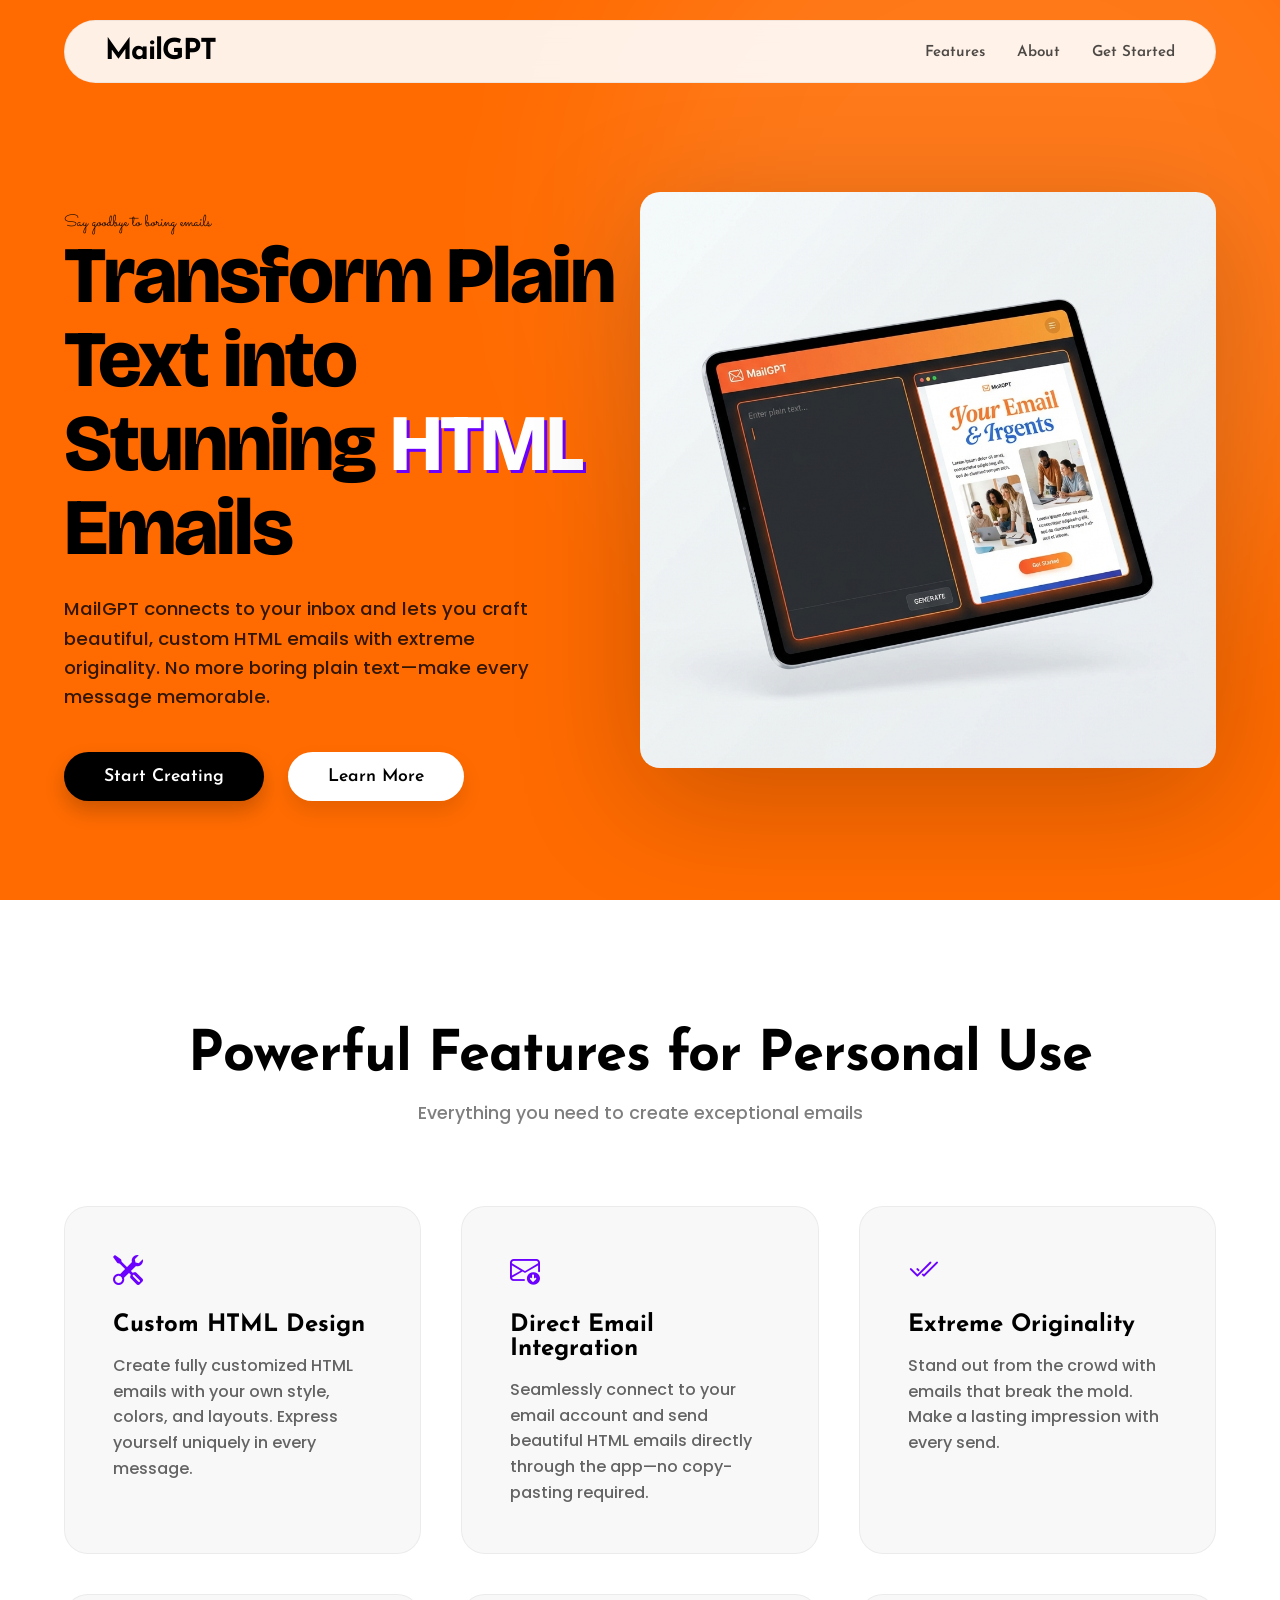
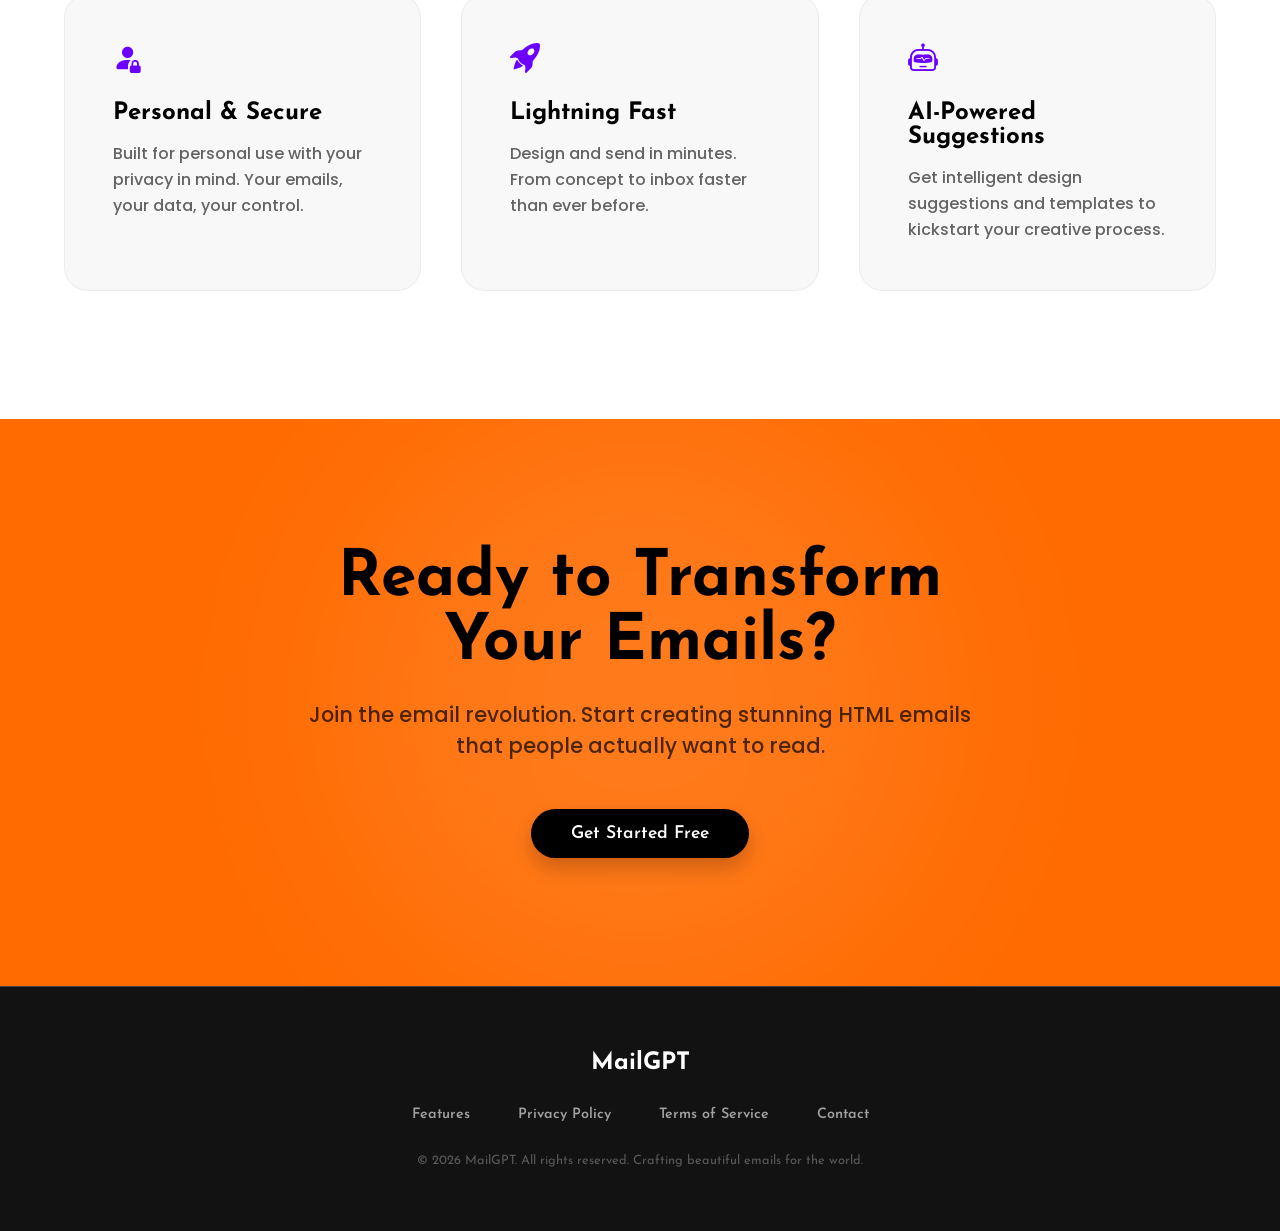
<file: index.html>
<!DOCTYPE html>
<html lang="en">
<head>
    <meta charset="UTF-8">
    <meta name="viewport" content="width=device-width, initial-scale=1.0">
    <title>MailGPT - Transform Your Email Experience</title>
    <link rel="stylesheet" href="style.css">
    <link rel="stylesheet" href="https://cdn.jsdelivr.net/npm/bootstrap-icons@1.13.1/font/bootstrap-icons.min.css">
</head>
<body>
    <nav class="navbar">
        <div class="logo">MailGPT</div>
        <div class="nav-toggle" id="navToggle">
            <i class="bi bi-list"></i>
        </div>
        <ul class="nav-links" id="navLinks">
            <li><a href="#features">Features</a></li>
            <li><a href="about.html">About</a></li>
            <li><a href="mailgpt_login.html">Get Started</a></li>
        </ul>
    </nav>

    <section class="hero">
        <div class="hero-content">
            <div class="hero-subtitle">Say goodbye to boring emails</div>
            <h1 class="hero-title">Transform Plain Text into Stunning <span class="span">HTML</span> Emails</h1>
            <p class="hero-description">
                MailGPT connects to your inbox and lets you craft beautiful, custom HTML emails with extreme originality. No more boring plain text—make every message memorable.
            </p>
            <div class="cta-buttons">
                <button class="btn btn-primary">Start Creating</button>
                <button class="btn btn-secondary">Learn More</button>
            </div>
        </div>
        <div class="hero-image">
            <div class="product-mockup">
                <img src="hero_mockup.png" alt="MailGPT Product Interface showing text-to-html transformation">
            </div>
        </div>
    </section>

    <section id="features" class="features">
        <h2 class="section-title">Powerful Features for Personal Use</h2>
        <p class="section-subtitle">Everything you need to create exceptional emails</p>
        <div class="features-grid">
            <div class="feature-card">
                <div class="feature-icon"><i class="bi bi-tools"></i></div>
                <h3 class="feature-title">Custom HTML Design</h3>
                <p class="feature-description">
                    Create fully customized HTML emails with your own style, colors, and layouts. Express yourself uniquely in every message.
                </p>
            </div>
            <div class="feature-card">
                <div class="feature-icon"><i class="bi bi-envelope-arrow-down"></i></div>
                <h3 class="feature-title">Direct Email Integration</h3>
                <p class="feature-description">
                    Seamlessly connect to your email account and send beautiful HTML emails directly through the app—no copy-pasting required.
                </p>
            </div>
            <div class="feature-card">
                <div class="feature-icon"><i class="bi bi-check2-all"></i></div>
                <h3 class="feature-title">Extreme Originality</h3>
                <p class="feature-description">
                    Stand out from the crowd with emails that break the mold. Make a lasting impression with every send.
                </p>
            </div>
            <div class="feature-card">
                <div class="feature-icon"><i class="bi bi-person-fill-lock"></i></div>
                <h3 class="feature-title">Personal & Secure</h3>
                <p class="feature-description">
                    Built for personal use with your privacy in mind. Your emails, your data, your control.
                </p>
            </div>
            <div class="feature-card">
                <div class="feature-icon"><i class="bi bi-rocket-takeoff-fill"></i></div>
                <h3 class="feature-title">Lightning Fast</h3>
                <p class="feature-description">
                    Design and send in minutes. From concept to inbox faster than ever before.
                </p>
            </div>
            <div class="feature-card">
                <div class="feature-icon"><i class="bi bi-robot"></i></div>
                <h3 class="feature-title">AI-Powered Suggestions</h3>
                <p class="feature-description">
                    Get intelligent design suggestions and templates to kickstart your creative process.
                </p>
            </div>
        </div>
    </section>

    <section id="cta" class="cta-section">
        <div class="cta-content">
            <h2 class="cta-title">Ready to Transform Your Emails?</h2>
            <p class="cta-description">
                Join the email revolution. Start creating stunning HTML emails that people actually want to read.
            </p>
            <button class="btn btn-primary">Get Started Free</button>
        </div>
    </section>

    <footer class="footer">
        <div class="footer-content">
            <div class="logo">MailGPT</div>
            <div class="footer-links">
                <a href="#features">Features</a>
                <a href="#">Privacy Policy</a>
                <a href="#">Terms of Service</a>
                <a href="#">Contact</a>
            </div>
            <div class="copyright">
                &copy; 2026 MailGPT. All rights reserved. Crafting beautiful emails for the world.
            </div>
        </div>
    </footer>

    <script>
        // Smooth scrolling for navigation links
        document.querySelectorAll('a[href^="#"]').forEach(anchor => {
            anchor.addEventListener('click', function (e) {
                e.preventDefault();
                const target = document.querySelector(this.getAttribute('href'));
                if (target) {
                    target.scrollIntoView({ behavior: 'smooth', block: 'start' });
                }
            });
        });

        // Navbar background on scroll
        window.addEventListener('scroll', () => {
            const navbar = document.querySelector('.navbar');
            if (window.scrollY > 50) {
                navbar.classList.add('scrolled');
            } else {
                navbar.classList.remove('scrolled');
            }
        });

        // Mobile menu toggle
        const navToggle = document.getElementById('navToggle');
        const navLinks = document.getElementById('navLinks');

        navToggle.addEventListener('click', () => {
            navLinks.classList.toggle('active');
            const icon = navToggle.querySelector('i');
            if (navLinks.classList.contains('active')) {
                icon.classList.replace('bi-list', 'bi-x');
            } else {
                icon.classList.replace('bi-x', 'bi-list');
            }
        });

        // Close mobile menu when a link is clicked
        document.querySelectorAll('.nav-links a').forEach(link => {
            link.addEventListener('click', () => {
                navLinks.classList.remove('active');
                navToggle.querySelector('i').classList.replace('bi-x', 'bi-list');
            });
        });

        // Animate feature cards on scroll
        const observerOptions = {
            threshold: 0.1,
            rootMargin: '0px 0px -100px 0px'
        };

        const observer = new IntersectionObserver((entries) => {
            entries.forEach(entry => {
                if (entry.isIntersecting) {
                    entry.target.style.animation = 'fadeInUp 0.6s ease forwards';
                }
            });
        }, observerOptions);

        document.querySelectorAll('.feature-card').forEach(card => {
            card.style.opacity = '0';
            observer.observe(card);
        });
    </script>
</body>
</html>
</file>
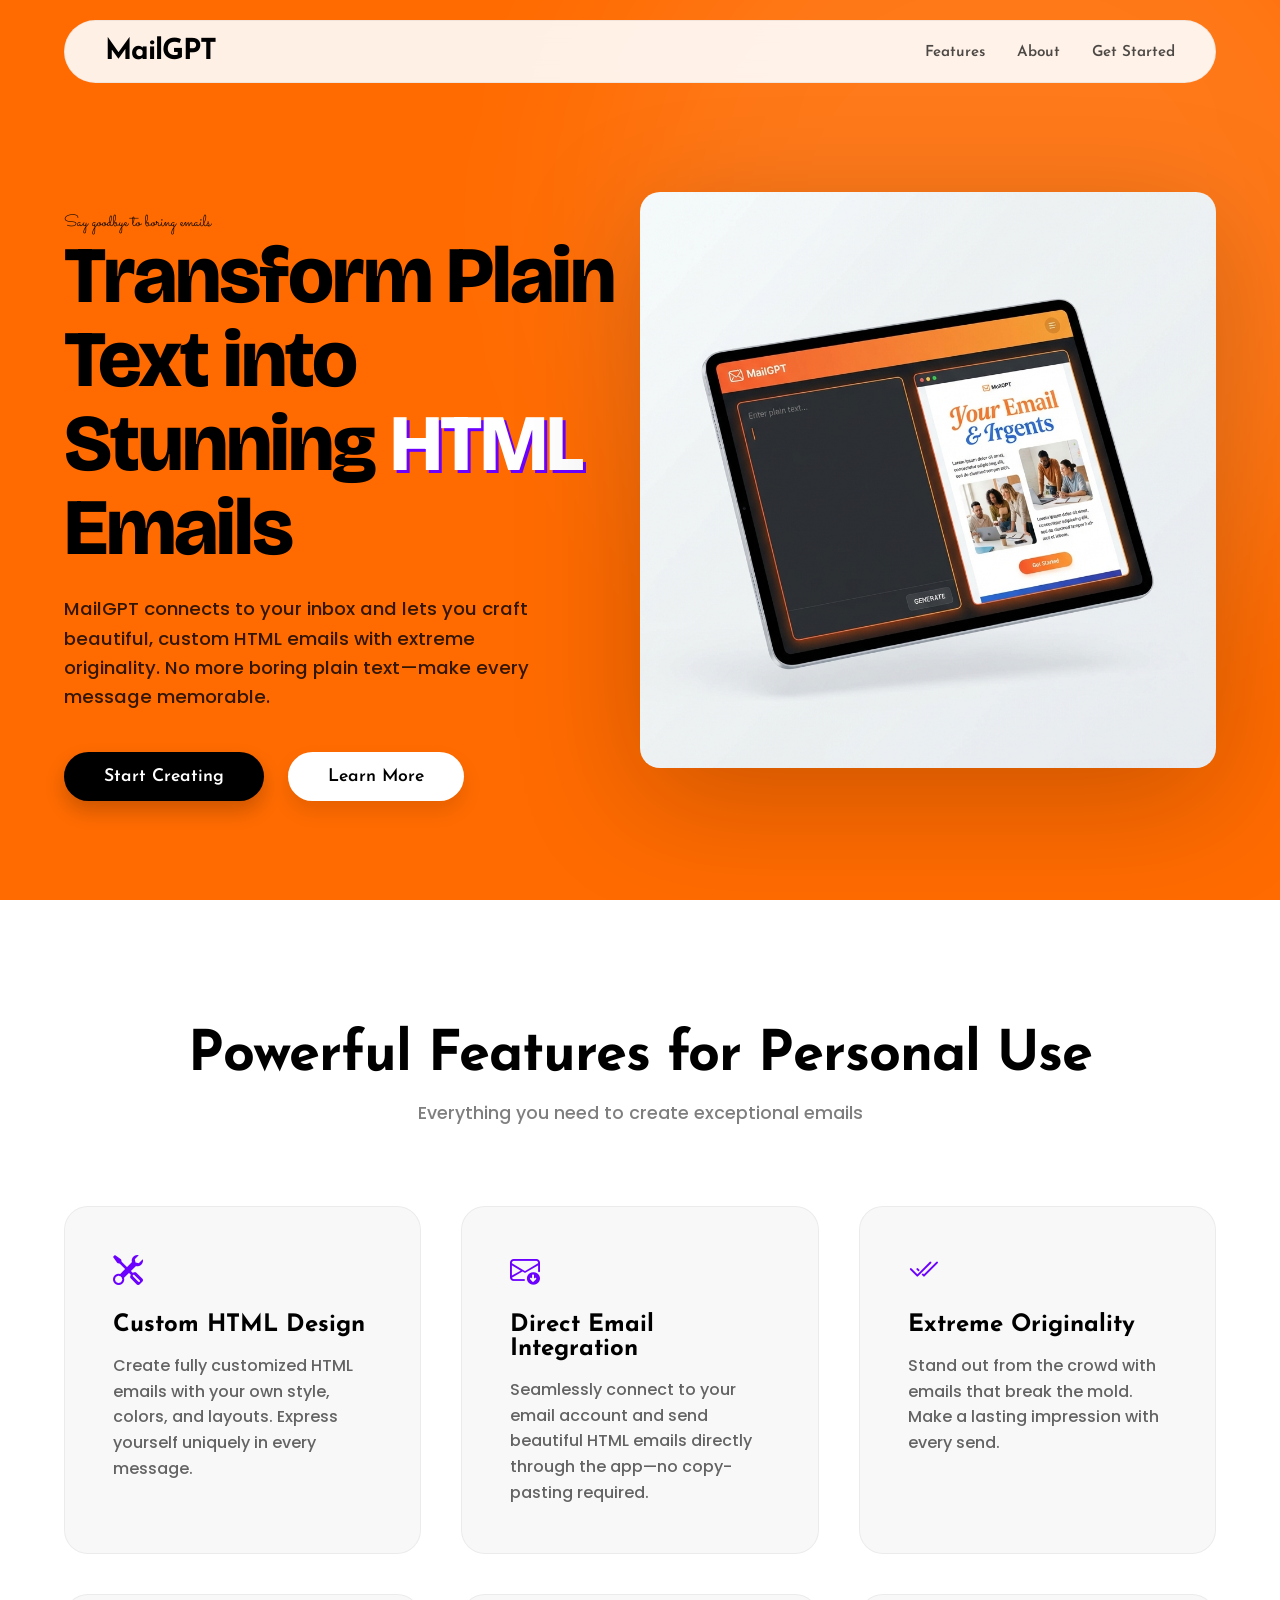
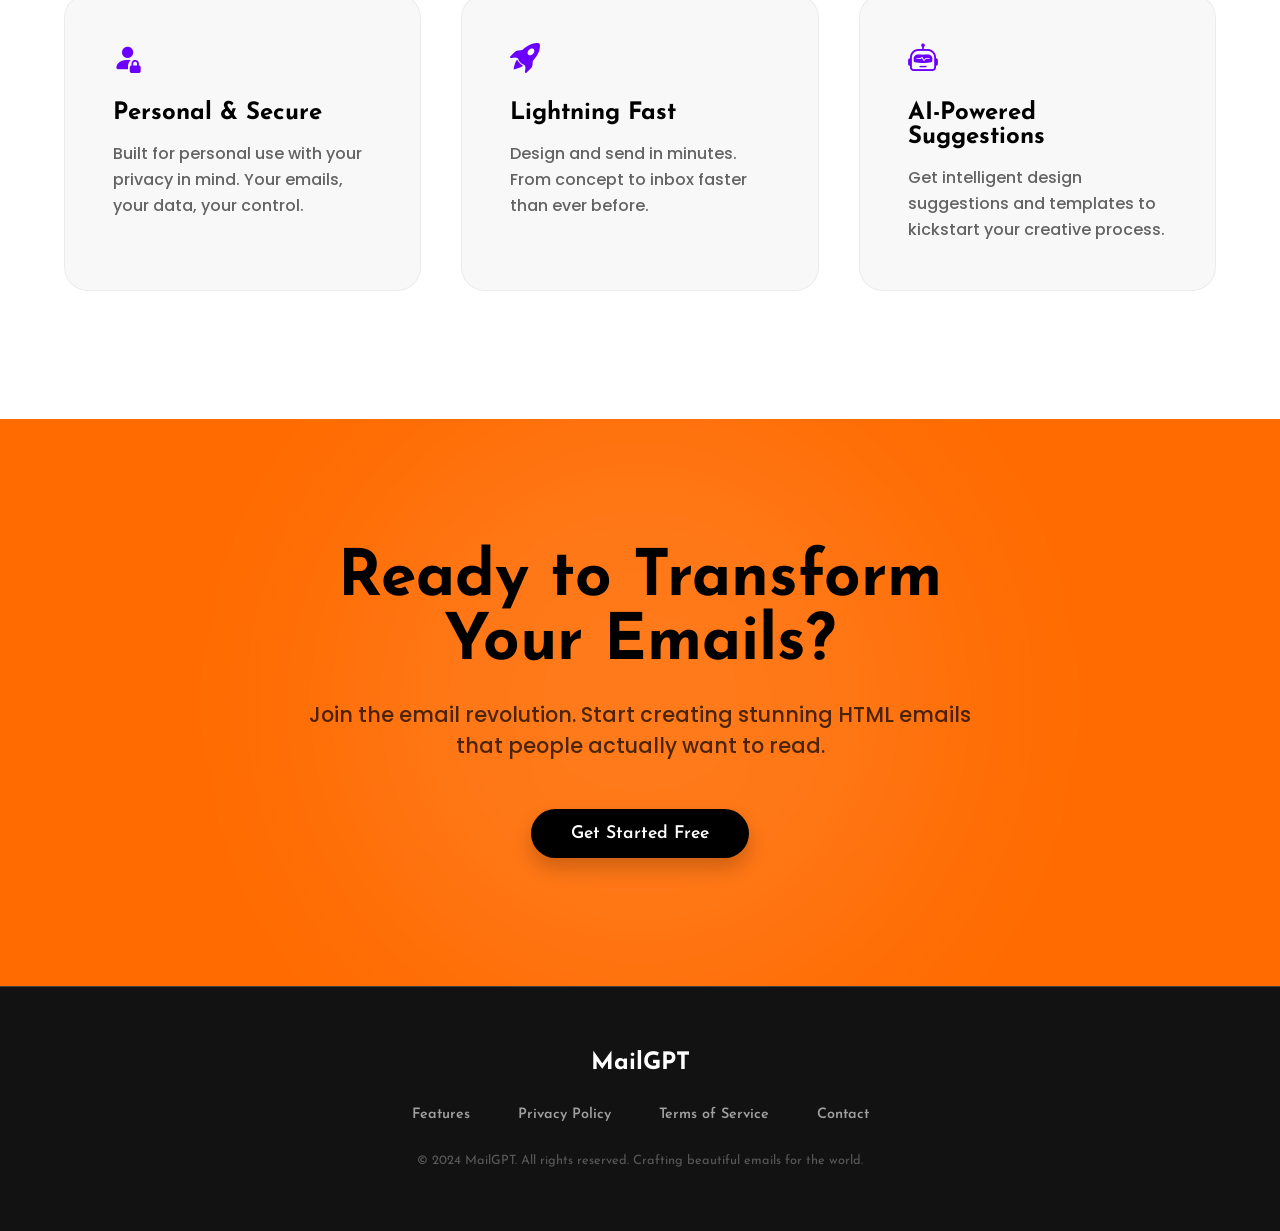
<file: mailgpt_landing.html>
<!DOCTYPE html>
<html lang="en">
<head>
    <meta charset="UTF-8">
    <meta name="viewport" content="width=device-width, initial-scale=1.0">
    <title>MailGPT - Transform Your Email Experience</title>
    <link rel="stylesheet" href="style.css">
    <link rel="stylesheet" href="https://cdn.jsdelivr.net/npm/bootstrap-icons@1.13.1/font/bootstrap-icons.min.css">
</head>
<body>
    <nav class="navbar">
        <div class="logo">MailGPT</div>
        <ul class="nav-links">
            <li><a href="#features">Features</a></li>
            <li><a href="#about">About</a></li>
            <li><a href="mailgpt_login.html">Get Started</a></li>
        </ul>
    </nav>

    <section class="hero">
        <div class="hero-content">
            <div class="hero-subtitle">Say goodbye to boring emails</div>
            <h1 class="hero-title">Transform Plain Text into Stunning <span class="span">HTML</span> Emails</h1>
            <p class="hero-description">
                MailGPT connects to your inbox and lets you craft beautiful, custom HTML emails with extreme originality. No more boring plain text—make every message memorable.
            </p>
            <div class="cta-buttons">
                <button class="btn btn-primary">Start Creating</button>
                <button class="btn btn-secondary">Learn More</button>
            </div>
        </div>
        <div class="hero-image">
            <div class="product-mockup">
                <img src="hero_mockup.png" alt="MailGPT Product Interface showing text-to-html transformation">
            </div>
        </div>
    </section>

    <section id="features" class="features">
        <h2 class="section-title">Powerful Features for Personal Use</h2>
        <p class="section-subtitle">Everything you need to create exceptional emails</p>
        <div class="features-grid">
            <div class="feature-card">
                <div class="feature-icon"><i class="bi bi-tools"></i></div>
                <h3 class="feature-title">Custom HTML Design</h3>
                <p class="feature-description">
                    Create fully customized HTML emails with your own style, colors, and layouts. Express yourself uniquely in every message.
                </p>
            </div>
            <div class="feature-card">
                <div class="feature-icon"><i class="bi bi-envelope-arrow-down"></i></div>
                <h3 class="feature-title">Direct Email Integration</h3>
                <p class="feature-description">
                    Seamlessly connect to your email account and send beautiful HTML emails directly through the app—no copy-pasting required.
                </p>
            </div>
            <div class="feature-card">
                <div class="feature-icon"><i class="bi bi-check2-all"></i></div>
                <h3 class="feature-title">Extreme Originality</h3>
                <p class="feature-description">
                    Stand out from the crowd with emails that break the mold. Make a lasting impression with every send.
                </p>
            </div>
            <div class="feature-card">
                <div class="feature-icon"><i class="bi bi-person-fill-lock"></i></div>
                <h3 class="feature-title">Personal & Secure</h3>
                <p class="feature-description">
                    Built for personal use with your privacy in mind. Your emails, your data, your control.
                </p>
            </div>
            <div class="feature-card">
                <div class="feature-icon"><i class="bi bi-rocket-takeoff-fill"></i></div>
                <h3 class="feature-title">Lightning Fast</h3>
                <p class="feature-description">
                    Design and send in minutes. From concept to inbox faster than ever before.
                </p>
            </div>
            <div class="feature-card">
                <div class="feature-icon"><i class="bi bi-robot"></i></div>
                <h3 class="feature-title">AI-Powered Suggestions</h3>
                <p class="feature-description">
                    Get intelligent design suggestions and templates to kickstart your creative process.
                </p>
            </div>
        </div>
    </section>

    <section id="cta" class="cta-section">
        <div class="cta-content">
            <h2 class="cta-title">Ready to Transform Your Emails?</h2>
            <p class="cta-description">
                Join the email revolution. Start creating stunning HTML emails that people actually want to read.
            </p>
            <button class="btn btn-primary">Get Started Free</button>
        </div>
    </section>

    <footer class="footer">
        <div class="footer-content">
            <div class="logo">MailGPT</div>
            <div class="footer-links">
                <a href="#features">Features</a>
                <a href="#">Privacy Policy</a>
                <a href="#">Terms of Service</a>
                <a href="#">Contact</a>
            </div>
            <div class="copyright">
                &copy; 2024 MailGPT. All rights reserved. Crafting beautiful emails for the world.
            </div>
        </div>
    </footer>

    <script>
        // Smooth scrolling for navigation links
        document.querySelectorAll('a[href^="#"]').forEach(anchor => {
            anchor.addEventListener('click', function (e) {
                e.preventDefault();
                const target = document.querySelector(this.getAttribute('href'));
                if (target) {
                    target.scrollIntoView({ behavior: 'smooth', block: 'start' });
                }
            });
        });

        // Navbar background on scroll
        window.addEventListener('scroll', () => {
            const navbar = document.querySelector('.navbar');
            if (window.scrollY > 50) {
                navbar.classList.add('scrolled');
            } else {
                navbar.classList.remove('scrolled');
            }
        });

        // Animate feature cards on scroll
        const observerOptions = {
            threshold: 0.1,
            rootMargin: '0px 0px -100px 0px'
        };

        const observer = new IntersectionObserver((entries) => {
            entries.forEach(entry => {
                if (entry.isIntersecting) {
                    entry.target.style.animation = 'fadeInUp 0.6s ease forwards';
                }
            });
        }, observerOptions);

        document.querySelectorAll('.feature-card').forEach(card => {
            card.style.opacity = '0';
            observer.observe(card);
        });
    </script>
</body>
</html>
</file>
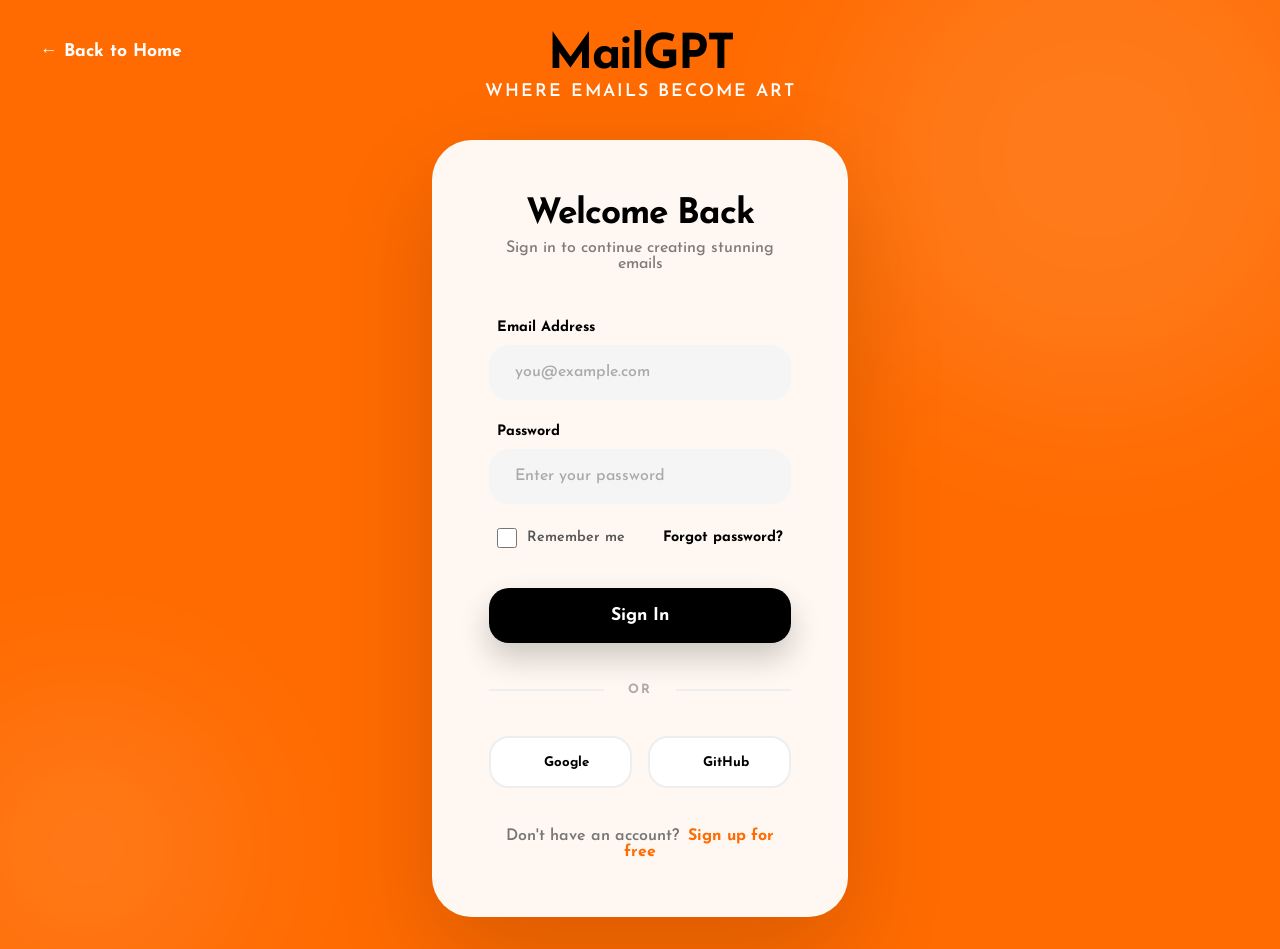
<file: mailgpt_login.html>
<!DOCTYPE html>
<html lang="en">
<head>
    <meta charset="UTF-8">
    <meta name="viewport" content="width=device-width, initial-scale=1.0">
    <title>MailGPT - Login</title>
 <link rel="stylesheet" href="https://cdn.hugeicons.com/font/hgi-stroke-rounded.css" />
    <link href="https://fonts.googleapis.com/css2?family=Josefin+Sans:wght@300;400;600;700&family=Covered+By+Your+Grace&family=Numans&display=swap" rel="stylesheet">
  <link rel="stylesheet" href="login.css">
</head>
<body>
    <a href="index.html" class="back-link">
        ← Back to Home
    </a>

    <div class="bg-animation">
        <div class="bg-element"></div>
        <div class="bg-element"></div>
    </div>

    <div class="login-container">
        <div class="logo-section">
            <div class="logo">MailGPT</div>
            <div class="logo-tagline">Where emails become art</div>
        </div>

        <div class="login-card">
            <h1 class="login-title">Welcome Back</h1>
            <p class="login-subtitle">Sign in to continue creating stunning emails</p>

            <form id="loginForm">
                <div class="form-group">
                    <label class="form-label" for="email">Email Address</label>
                    <input 
                        type="email" 
                        id="email" 
                        class="form-input" 
                        placeholder="you@example.com"
                        required
                    >
                </div>

                <div class="form-group">
                    <label class="form-label" for="password">Password</label>
                    <input 
                        type="password" 
                        id="password" 
                        class="form-input" 
                        placeholder="Enter your password"
                        required
                    >
                </div>

                <div class="form-options">
                    <label class="remember-me">
                        <input type="checkbox" id="remember">
                        <span>Remember me</span>
                    </label>
                    <a href="#" class="forgot-password">Forgot password?</a>
                </div>

                <button type="submit" class="btn-login">Sign In</button>
            </form>

            <div class="divider">
                <span>OR</span>
            </div>

            <div class="social-login">
                <button class="btn-social" id="googleLogin">
                    <span><i class="hgi hgi-stroke hgi-google"></i></span>
                    Google
                </button>
                <button class="btn-social" id="githubLogin">
                    <span><i class="hgi hgi-stroke hgi-github"></i></span>
                    GitHub
                </button>
            </div>

            <div class="signup-link">
                Don't have an account? <a href="#">Sign up for free</a>
            </div>
        </div>
    </div>

    <script>
        // Form submission handler
        document.getElementById('loginForm').addEventListener('submit', function(e) {
            e.preventDefault();
            
            const email = document.getElementById('email').value;
            const password = document.getElementById('password').value;
            const remember = document.getElementById('remember').checked;

            // Here you would typically make an API call to your backend
            console.log('Login attempt:', { email, password, remember });
            
            // Simulate login process
            const btn = document.querySelector('.btn-login');
            btn.textContent = 'Signing in...';
            btn.style.opacity = '0.7';
            
            setTimeout(() => {
                btn.textContent = 'Success! ✓';
                btn.style.background = 'linear-gradient(135deg, #28a745, #20c997)';
                
                setTimeout(() => {
                    // Redirect to dashboard or home
                    alert('Login successful! Redirecting to dashboard...');
                    // window.location.href = '/dashboard';
                }, 1000);
            }, 1500);
        });

        // Social login handlers
        document.getElementById('googleLogin').addEventListener('click', function() {
            console.log('Google login clicked');
            alert('Google OAuth integration would be implemented here');
        });

        document.getElementById('githubLogin').addEventListener('click', function() {
            console.log('GitHub login clicked');
            alert('GitHub OAuth integration would be implemented here');
        });

        // Add input focus animations
        const inputs = document.querySelectorAll('.form-input');
        inputs.forEach(input => {
            input.addEventListener('focus', function() {
                this.parentElement.style.transform = 'translateX(5px)';
                this.parentElement.style.transition = 'transform 0.3s ease';
            });
            
            input.addEventListener('blur', function() {
                this.parentElement.style.transform = 'translateX(0)';
            });
        });
    </script>
</body>
</html>
</file>
<file: style.css>
@import url('https://fonts.googleapis.com/css2?family=Bitcount:wght@100..900&family=Bricolage+Grotesque:opsz,wght@12..96,200..800&family=Josefin+Sans:ital,wght@0,100..700;1,100..700&family=Jost:ital,wght@0,100..900;1,100..900&family=Montserrat:ital,wght@0,100..900;1,100..900&family=Playfair+Display:ital,wght@0,400..900;1,400..900&family=Poiret+One&family=Poppins:ital,wght@0,100;0,200;0,300;0,400;0,500;0,600;0,700;0,800;0,900;1,100;1,200;1,300;1,400;1,500;1,600;1,700;1,800;1,900&display=swap');
   @import url('https://fonts.googleapis.com/css2?family=Bitcount:wght@100..900&family=Bricolage+Grotesque:opsz,wght@12..96,200..800&family=Josefin+Sans:ital,wght@0,100..700;1,100..700&family=Jost:ital,wght@0,100..900;1,100..900&family=Montserrat:ital,wght@0,100..900;1,100..900&family=Playfair+Display:ital,wght@0,400..900;1,400..900&family=Poiret+One&family=Poppins:ital,wght@0,100;0,200;0,300;0,400;0,500;0,600;0,700;0,800;0,900;1,100;1,200;1,300;1,400;1,500;1,600;1,700;1,800;1,900&family=Sacramento&display=swap');



   :root {
       --primary: #FF6B00;
       /* Energetic Orange */
       --secondary: #6B00FF;
       /* Deep Purple */
       --accent: #00FF6B;
       /* Spring Green */
       --white: #ffffff;
       --dark: #121212;
       --glass: rgba(255, 255, 255, 0.1);
       --glass-border: rgba(255, 255, 255, 0.2);
   }



   * {
       margin: 0;
       padding: 0;
       box-sizing: border-box;
   }

   body {
       font-family: 'Josefin Sans', sans-serif;
       background: var(--primary);
       color: #fff;
       overflow-x: hidden;
   }

   .bi {
       font-size: 30px;
   }

   .navbar {
       position: fixed;
       top: 20px;
       left: 50%;
       transform: translateX(-50%);
       width: 90%;
       max-width: 1200px;
       padding: 1rem 2.5rem;
       display: flex;
       justify-content: space-between;
       align-items: center;
       z-index: 1000;
       background: rgba(255, 255, 255, 0.9);
       backdrop-filter: blur(10px);
       -webkit-backdrop-filter: blur(10px);
       border: 1px solid rgba(0, 0, 0, 0.05);
       border-radius: 100px;
       transition: all 0.4s cubic-bezier(0.4, 0, 0.2, 1);
   }

   .navbar.scrolled {
       top: 10px;
       background: #fff;
       border-color: rgba(0, 0, 0, 0.1);
       box-shadow: 0 10px 30px rgba(0, 0, 0, 0.1);
   }

   .navbar>.logo {
       color: #000;
       font-size: 1.8rem;
       font-weight: 800;
       letter-spacing: -1px;
   }



   .nav-links {
       display: flex;
       gap: 2rem;
       list-style: none;
   }

   .nav-links a {
       color: rgba(0, 0, 0, 0.7);
       text-decoration: none;
       font-weight: 600;
       font-size: 0.95rem;
       transition: all 0.3s ease;
       position: relative;
   }

   .nav-links a:hover {
       color: var(--secondary);
   }


   .nav-links a::after {
       content: '';
       position: absolute;
       bottom: -5px;
       left: 50%;
       width: 0;
       height: 2px;
       background: var(--secondary);
       transition: all 0.3s ease;
       transform: translateX(-50%);
   }

   .nav-links a:hover::after {
       width: 100%;
   }

   .nav-toggle {
       display: none;
       cursor: pointer;
       font-size: 1.5rem;
       color: #000;
       z-index: 1001;
   }

   .nav-toggle i {
       pointer-events: none;
   }

   .hero {
       min-height: 100vh;
       display: flex;
       align-items: center;
       justify-content: space-between;
       padding: 8rem 5% 4rem;
       position: relative;
       overflow: hidden;
   }

   .hero::before {
       content: '';
       position: absolute;
       top: -20%;
       right: -10%;
       width: 800px;
       height: 800px;
       background: rgba(255, 255, 255, 0.1);
       filter: blur(100px);
       z-index: 1;
       border-radius: 50%;
       animation: pulse 10s ease-in-out infinite;
   }

   @keyframes pulse {

       0%,
       100% {
           transform: scale(1) translate(0, 0);
           opacity: 0.5;
       }

       50% {
           transform: scale(1.2) translate(-20px, 20px);
           opacity: 0.8;
       }
   }

   .hero-content {
       flex: 1;
       max-width: 600px;
       z-index: 2;
       animation: fadeInUp 1s ease;
       font-family: "Bricolage Grotesque", sans-serif;
       font-optical-sizing: auto;
       font-weight: 400;
       font-style: normal;
       font-variation-settings:
           "wdth" 100;
   }

   @keyframes fadeInUp {
       from {
           opacity: 0;
           transform: translateY(30px);
       }

       to {
           opacity: 1;
           transform: translateY(0);
       }
   }

   .hero-title {
       font-size: 5rem;
       font-weight: 800;
       line-height: 1.05;
       margin-bottom: 1.5rem;
       color: #000;
       letter-spacing: -2px;
   }

   .hero-title .span {
       color: #fff;
       display: inline-block;
       text-shadow: 3px 3px 0 var(--secondary);
   }

   .hero-subtitle {
       font-family: "Sacramento", cursive;
       font-weight: 400;
       font-style: normal;
       color: #000;
       padding-top: 3rem;
   }

   .hero-description {
       font-family: "Poppins", sans-serif;
       font-weight: 500;
       font-style: normal;
       font-size: 1.15rem;
       line-height: 1.6;
       margin-bottom: 2.5rem;
       color: rgba(0, 0, 0, 0.8);
       max-width: 500px;
   }

   .cta-buttons {
       display: flex;
       gap: 1.5rem;
       flex-wrap: wrap;
   }

   .btn {
       padding: 1rem 2.5rem;
       font-family: 'Josefin Sans', sans-serif;
       font-size: 1.1rem;
       font-weight: 600;
       border: none;
       border-radius: 50px;
       cursor: pointer;
       transition: all 0.3s ease;
       text-decoration: none;
       display: inline-block;
   }

   .btn-primary {
       background: #000;
       color: #fff;
       box-shadow: 0 10px 20px rgba(0, 0, 0, 0.2);
   }

   .btn-primary:hover {
       transform: translateY(-3px) scale(1.02);
       box-shadow: 0 15px 30px rgba(0, 0, 0, 0.3);
       background: var(--secondary);
   }

   .btn-secondary {
       background: #fff;
       color: #000;
       border: none;
       box-shadow: 0 10px 20px rgba(0, 0, 0, 0.1);
   }

   .btn-secondary:hover {
       background: var(--secondary);
       color: #fff;
       transform: translateY(-3px);
   }


   .hero-image {
       flex: 1;
       display: flex;
       justify-content: center;
       align-items: center;
       position: relative;
       z-index: 2;
   }

   .product-mockup {
       width: 100%;
       max-width: 600px;
       position: relative;
       z-index: 2;
       animation: float 6s ease-in-out infinite;
       filter: drop-shadow(0 30px 60px rgba(0, 0, 0, 0.2));
   }

   .product-mockup img {
       width: 100%;
       height: auto;
       border-radius: 20px;
   }

   @keyframes float {

       0%,
       100% {
           transform: translateY(0px) rotate(0deg);
       }

       50% {
           transform: translateY(-20px) rotate(1deg);
       }
   }

   .features {
       padding: 8rem 5%;
       background: #fff;
       position: relative;
   }

   .section-title {
       text-align: center;
       font-size: 3.5rem;
       font-weight: 800;
       margin-bottom: 1rem;
       color: #000;
       letter-spacing: -1px;
   }

   .section-subtitle {
       text-align: center;
       font-family: "Poppins", sans-serif;
       font-weight: 500;
       font-size: 1.1rem;
       color: rgba(0, 0, 0, 0.5);
       margin-bottom: 5rem;
   }

   .features-grid {
       display: grid;
       grid-template-columns: repeat(auto-fit, minmax(320px, 1fr));
       gap: 2.5rem;
       max-width: 1200px;
       margin: 0 auto;
   }

   .feature-card {
       background: #f8f8f8;
       padding: 3rem;
       border-radius: 24px;
       border: 1px solid rgba(0, 0, 0, 0.05);
       transition: all 0.5s cubic-bezier(0.4, 0, 0.2, 1);
       position: relative;
       overflow: hidden;
   }

   .feature-card::before {
       content: '';
       position: absolute;
       top: 0;
       left: 0;
       width: 100%;
       height: 100%;
       background: radial-gradient(circle at top right, rgba(0, 0, 0, 0.05), transparent);
       opacity: 0;
       transition: opacity 0.5s ease;
   }

   .feature-card:hover {
       transform: translateY(-10px) scale(1.02);
       border-color: rgba(0, 0, 0, 0.1);
       box-shadow: 0 20px 40px rgba(0, 0, 0, 0.1);
       background: #fff;
   }

   .feature-card:hover::before {
       opacity: 1;
   }

   .feature-icon {
       margin-bottom: 1.5rem;
       position: relative;
       z-index: 1;
       color: var(--secondary);
   }



   .feature-title {
       font-size: 1.5rem;
       font-weight: 700;
       margin-bottom: 1rem;
       color: #000;
       position: relative;
       z-index: 1;
   }

   .feature-description {
       font-family: "Poppins", sans-serif;
       font-weight: 500;
       font-size: 1rem;
       line-height: 1.6;
       color: rgba(0, 0, 0, 0.6);
       position: relative;
       z-index: 1;
   }

   .cta-section {
       padding: 8rem 5%;
       text-align: center;
       background: var(--primary);
       position: relative;
       overflow: hidden;
   }

   .cta-section::before {
       content: '';
       position: absolute;
       top: 50%;
       left: 50%;
       transform: translate(-50%, -50%);
       width: 600px;
       height: 600px;
       background: rgba(255, 255, 255, 0.1);
       filter: blur(100px);
       border-radius: 50%;
       animation: pulse 6s ease-in-out infinite;
   }

   .cta-content {
       max-width: 700px;
       margin: 0 auto;
       position: relative;
       z-index: 2;
   }

   .cta-title {
       font-size: 4rem;
       font-weight: 800;
       margin-bottom: 1.5rem;
       color: #000;
   }

   .cta-description {
       font-family: "Poppins", sans-serif;
       font-weight: 500;
       font-style: normal;
       font-size: 1.3rem;
       margin-bottom: 3rem;
       color: rgba(0, 0, 0, 0.7);
   }

   /* Footer Styles */
   .footer {
       padding: 4rem 5%;
       background: var(--dark);
       border-top: 1px solid var(--glass-border);
       text-align: center;
   }

   .footer-content {
       max-width: 1200px;
       margin: 0 auto;
       display: flex;
       flex-direction: column;
       gap: 2rem;
   }

   .footer .logo {
       font-size: 1.5rem;
       font-weight: 800;
       color: #fff;
   }

   .footer-links {
       display: flex;
       justify-content: center;
       gap: 3rem;
       flex-wrap: wrap;
   }

   .footer-links a {
       color: rgba(255, 255, 255, 0.6);
       text-decoration: none;
       font-size: 0.9rem;
       transition: all 0.3s ease;
       font-weight: 600;
   }

   .footer-links a:hover {
       color: #fff;
       transform: translateY(-2px);
   }

   .copyright {
       color: rgba(255, 255, 255, 0.3);
       font-size: 0.8rem;
   }

   @media (max-width: 968px) {
       .navbar {
           padding: 0.8rem 1.5rem;
           width: 95%;
           top: 15px;
       }

       .nav-toggle {
           display: block;
       }

       .nav-links {
           position: fixed;
           top: 0;
           right: -100%;
           width: 100%;
           height: 100vh;
           background: #fff;
           flex-direction: column;
           justify-content: center;
           align-items: center;
           gap: 2.5rem;
           transition: 0.4s cubic-bezier(0.4, 0, 0.2, 1);
           z-index: 1000;
       }

       .nav-links.active {
           right: 0;
       }

       .nav-links li {
           width: 100%;
           text-align: center;
       }

       .nav-links a {
           font-size: 1.5rem;
           font-weight: 700;
           color: #000;
           display: block;
           width: 100%;
       }

       .hero {
           flex-direction: column;
           text-align: center;
           padding: 8rem 5% 4rem;
       }

       .hero-content {
           max-width: 100%;
       }

       .hero-title {
           font-size: 3.5rem;
       }

       .hero-image {
           margin-top: 3rem;
           width: 100%;
           display: flex;
           justify-content: center;
       }

       .product-mockup {
           max-width: 100%;
       }

       .cta-buttons {
           justify-content: center;
       }
   }

   @media (max-width: 600px) {
       .hero-title {
           font-size: 2.8rem;
           line-height: 1.1;
       }

       .hero-subtitle {
           font-size: 1.3rem;
           padding-top: 1.5rem;
       }

       .hero-description {
           font-size: 1rem;
           margin-bottom: 2rem;
           padding: 0 1rem;
       }

       .section-title {
           font-size: 2.2rem;
       }

       .section-subtitle {
           margin-bottom: 3rem;
           font-size: 1rem;
       }

       .feature-card {
           padding: 2rem;
       }

       .navbar .logo {
           font-size: 1.5rem;
       }

       .footer-links {
           gap: 1.5rem;
       }
   }

   /* Tablet fixes */
   @media (min-width: 601px) and (max-width: 1024px) {
       .hero {
           padding-top: 10rem;
       }

       .hero-title {
           font-size: 4rem;
       }
   }
</file>
<file: login.css>
* {
            margin: 0;
            padding: 0;
            box-sizing: border-box;
        }

        body {
            font-family: 'Josefin Sans', sans-serif;
            background: #FF6B00;
            color: #000;
            min-height: 100vh;
            display: flex;
            align-items: center;
            justify-content: center;
            overflow: hidden;
            position: relative;
        }

        /* Animated background elements */
        .bg-animation {
            position: absolute;
            top: 0;
            left: 0;
            width: 100%;
            height: 100%;
            overflow: hidden;
            z-index: 0;
        }

        .bg-element {
            position: absolute;
            background: rgba(255, 255, 255, 0.1);
            filter: blur(80px);
            border-radius: 50%;
            z-index: 1;
        }

        .bg-element:nth-child(1) {
            width: 500px;
            height: 500px;
            top: -10%;
            right: -5%;
        }

        .bg-element:nth-child(2) {
            width: 300px;
            height: 300px;
            bottom: -5%;
            left: -5%;
        }

        /* Main container */
        .login-container {
            position: relative;
            z-index: 2;
            width: 100%;
            max-width: 480px;
            padding: 2rem;
            animation: fadeIn 0.8s ease-out;
        }

        @keyframes fadeIn {
            from { opacity: 0; transform: scale(0.95); }
            to { opacity: 1; transform: scale(1); }
        }

        /* Logo section */
        .logo-section {
            text-align: center;
            margin-bottom: 2.5rem;
        }

        .logo {
            font-size: 3rem;
            font-weight: 800;
            color: #000;
            margin-bottom: 0.2rem;
            letter-spacing: -2px;
        }

        .logo-tagline {
            font-family: 'Josefin Sans', sans-serif;
            font-weight: 600;
            font-size: 1.1rem;
            color: #fff;
            text-transform: uppercase;
            letter-spacing: 2px;
        }

        /* Login card */
        .login-card {
            background: rgba(255, 255, 255, 0.95);
            backdrop-filter: blur(10px);
            border-radius: 40px;
            padding: 3.5rem;
            border: 1px solid rgba(255, 255, 255, 0.3);
            box-shadow: 0 40px 100px rgba(0, 0, 0, 0.15);
        }

        .login-title {
            font-size: 2.2rem;
            font-weight: 800;
            margin-bottom: 0.5rem;
            text-align: center;
            color: #000;
            letter-spacing: -1px;
        }

        .login-subtitle {
            font-family: 'Josefin Sans', sans-serif;
            color: rgba(0, 0, 0, 0.5);
            text-align: center;
            margin-bottom: 3rem;
            font-size: 1rem;
            font-weight: 500;
        }

        /* Form styles */
        .form-group {
            margin-bottom: 1.5rem;
        }

        .form-label {
            display: block;
            font-weight: 700;
            margin-bottom: 0.6rem;
            color: #000;
            font-size: 0.9rem;
            padding-left: 0.5rem;
        }

        .form-input {
            width: 100%;
            padding: 1.1rem 1.5rem;
            background: #f5f5f5;
            border: 2px solid transparent;
            border-radius: 20px;
            color: #000;
            font-family: 'Josefin Sans', sans-serif;
            font-size: 1rem;
            font-weight: 500;
            transition: all 0.3s ease;
            outline: none;
        }

        .form-input::placeholder {
            color: #aaa;
        }

        .form-input:focus {
            background: #fff;
            border-color: #000;
            box-shadow: 0 10px 20px rgba(0, 0, 0, 0.05);
        }

        .form-options {
            display: flex;
            justify-content: space-between;
            align-items: center;
            margin-bottom: 2.5rem;
            font-size: 0.9rem;
            padding: 0 0.5rem;
        }

        .remember-me {
            display: flex;
            align-items: center;
            gap: 0.6rem;
            cursor: pointer;
            color: #555;
            font-weight: 600;
        }

        .remember-me input[type="checkbox"] {
            width: 20px;
            height: 20px;
            cursor: pointer;
            accent-color: #FF6B00;
        }

        .forgot-password {
            color: #000;
            text-decoration: none;
            font-weight: 700;
            transition: opacity 0.3s ease;
        }

        .forgot-password:hover {
            opacity: 0.6;
        }

        .btn-login {
            width: 100%;
            padding: 1.2rem;
            background: #000;
            border: none;
            border-radius: 20px;
            color: #fff;
            font-family: 'Josefin Sans', sans-serif;
            font-size: 1.1rem;
            font-weight: 700;
            cursor: pointer;
            transition: all 0.3s ease;
            box-shadow: 0 15px 30px rgba(0, 0, 0, 0.2);
        }

        .btn-login:hover {
            transform: translateY(-3px);
            background: #6B00FF;
            box-shadow: 0 20px 40px rgba(107, 0, 255, 0.3);
        }

        .divider {
            display: flex;
            align-items: center;
            margin: 2.5rem 0;
            color: #aaa;
            font-size: 0.8rem;
            font-weight: 700;
            text-transform: uppercase;
            letter-spacing: 2px;
        }

        .divider::before,
        .divider::after {
            content: '';
            flex: 1;
            height: 2px;
            background: #eee;
        }

        .divider span {
            padding: 0 1.5rem;
        }

        /* Social login buttons */
        .social-login {
            display: flex;
            gap: 1rem;
            margin-bottom: 2.5rem;
        }

        .btn-social {
            flex: 1;
            padding: 1.1rem;
            background: #fff;
            border: 2px solid #eee;
            border-radius: 20px;
            color: #000;
            font-family: 'Josefin Sans', sans-serif;
            font-weight: 700;
            cursor: pointer;
            transition: all 0.3s ease;
            display: flex;
            align-items: center;
            justify-content: center;
            gap: 0.8rem;
        }

        .btn-social:hover {
            border-color: #000;
            transform: translateY(-2px);
            box-shadow: 0 10px 20px rgba(0, 0, 0, 0.05);
        }

        .signup-link {
            text-align: center;
            color: #777;
            font-size: 1rem;
            font-weight: 600;
        }

        .signup-link a {
            color: #FF6B00;
            text-decoration: none;
            font-weight: 800;
            margin-left: 0.3rem;
        }

        /* Back link */
        .back-link {
            position: absolute;
            top: 2.5rem;
            left: 2.5rem;
            color: #fff;
            text-decoration: none;
            font-weight: 700;
            font-size: 1.1rem;
            display: flex;
            align-items: center;
            gap: 0.8rem;
            transition: all 0.3s ease;
            z-index: 10;
        }

        .back-link:hover {
            transform: translateX(-8px);
        }

        @media (max-width: 600px) {
            .login-container {
                padding: 1rem;
            }

            .login-card {
                padding: 2.5rem 1.5rem;
                border-radius: 30px;
            }

            .logo {
                font-size: 2.5rem;
            }

            .back-link {
                top: 1.5rem;
                left: 1.5rem;
                font-size: 1rem;
            }
        }
</file>
